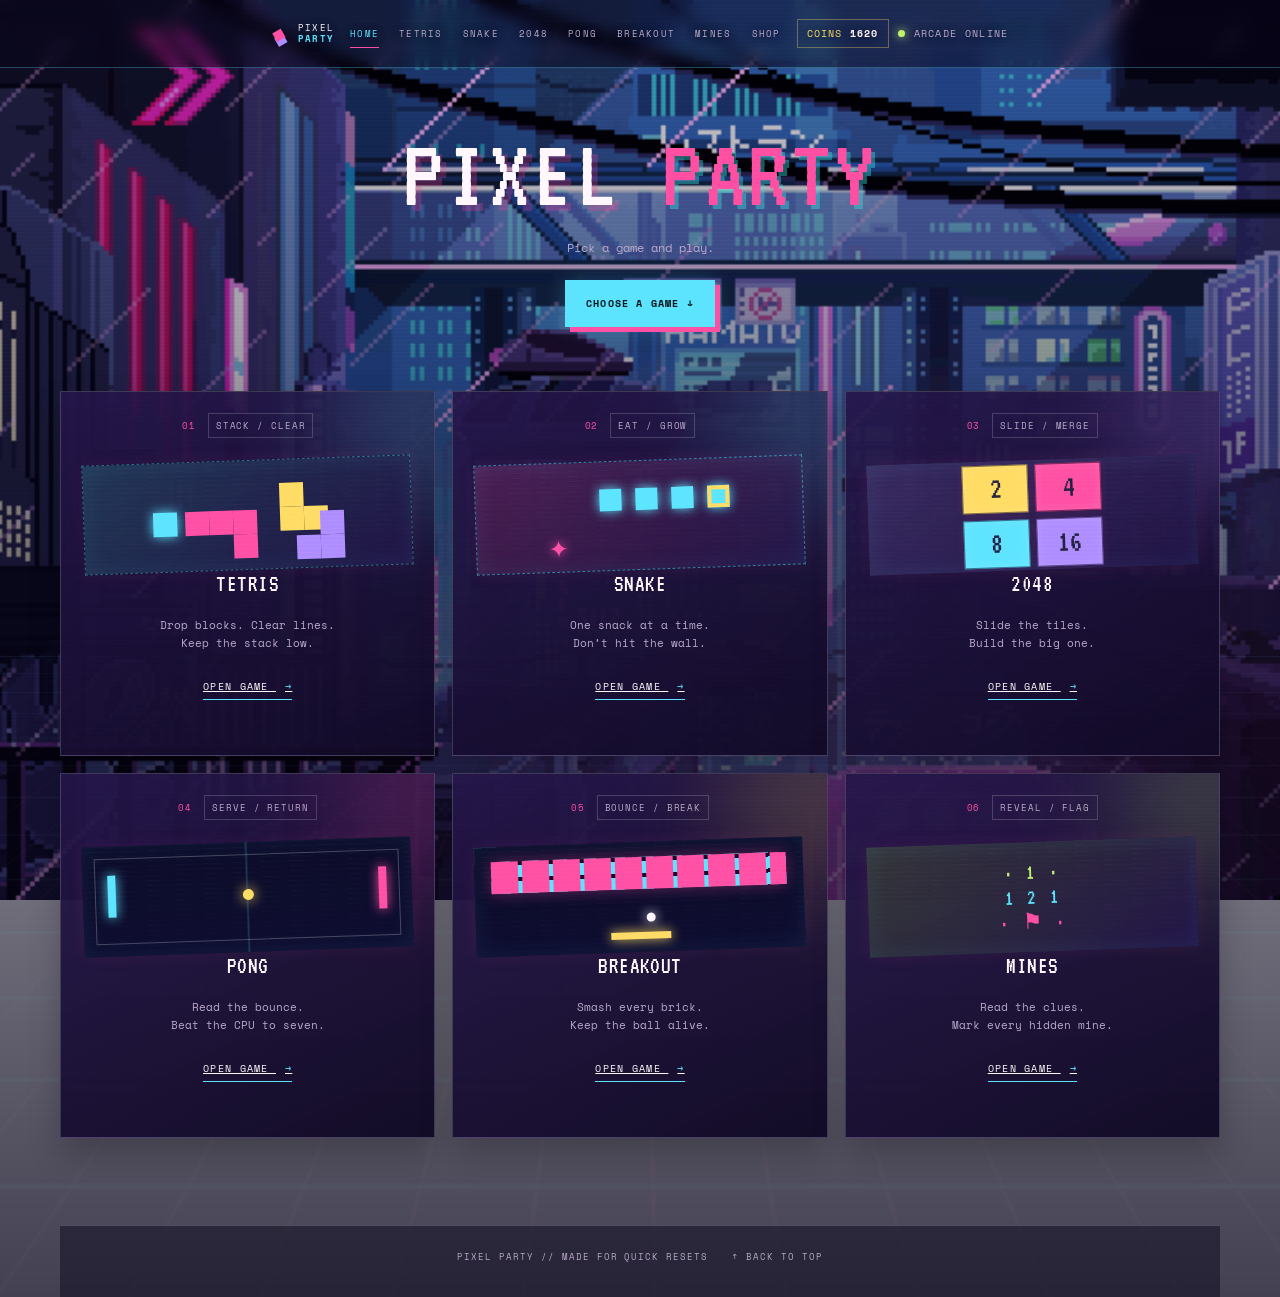
<file: index.html>
<!doctype html>
<html lang="en">
<head>
  <meta charset="utf-8">
  <meta name="viewport" content="width=device-width, initial-scale=1">
  <meta name="theme-color" content="#090a20">
  <meta name="description" content="Pixel Party is a tiny retro arcade with Tetris, Snake, 2048, Pong, and Breakout.">
  <title>Pixel Party — Tiny Arcade</title>
  <link rel="icon" href="favicon.svg" type="image/svg+xml">
  <link rel="stylesheet" href="styles.css">
</head>
<body>
  <div class="scanlines" aria-hidden="true"></div>

  <header class="site-header shell">
    <a class="brand" href="index.html" aria-label="Pixel Party home"><span class="brand-mark" aria-hidden="true">◆</span><span>PIXEL<br><b>PARTY</b></span></a>
    <nav class="site-nav" aria-label="Game navigation"><a href="index.html" aria-current="page">HOME</a><a href="tetris.html">TETRIS</a><a href="snake.html">SNAKE</a><a href="2048.html">2048</a><a href="shop.html">SHOP</a></nav>
    <div class="header-status" aria-label="Arcade status"><span class="coin-wallet">COINS <b data-coin-count>000</b></span><span class="status-dot"></span><span>ARCADE ONLINE</span></div>
  </header>

  <main id="top" class="shell">
    <section class="hero" aria-labelledby="hero-title">
      <div class="hero-copy">
        <h1 id="hero-title">Pixel <em>Party</em></h1>
        <p class="hero-text">Pick a game and play.</p>
        <a class="primary-button hero-button" href="#cabinets">CHOOSE A GAME <span aria-hidden="true">↓</span></a>
      </div>
    </section>

    <section id="cabinets" class="cabinet-section" aria-label="Game cabinets">
      <div class="game-cards">
        <article class="game-card card-tetris"><div class="card-topline"><span class="card-number">01</span><span class="card-tag">STACK / CLEAR</span></div><div class="card-visual tetris-visual" aria-hidden="true"><span class="tetromino t1"></span><span class="tetromino t2"></span><span class="tetromino t3"></span><span class="tetromino t4"></span></div><h2>TETRIS</h2><p>Drop blocks. Clear lines.<br>Keep the stack low.</p><a class="card-button" href="tetris.html">OPEN GAME <span>→</span></a></article>
        <article class="game-card card-snake"><div class="card-topline"><span class="card-number">02</span><span class="card-tag">EAT / GROW</span></div><div class="card-visual snake-visual" aria-hidden="true"><span class="snake-head"></span><span class="snake-body s1"></span><span class="snake-body s2"></span><span class="snake-body s3"></span><span class="snake-food">✦</span></div><h2>SNAKE</h2><p>One snack at a time.<br>Don’t hit the wall.</p><a class="card-button" href="snake.html">OPEN GAME <span>→</span></a></article>
        <article class="game-card card-2048"><div class="card-topline"><span class="card-number">03</span><span class="card-tag">SLIDE / MERGE</span></div><div class="card-visual grid-visual" aria-hidden="true"><span>2</span><span>4</span><span>8</span><span>16</span></div><h2>2048</h2><p>Slide the tiles.<br>Build the big one.</p><a class="card-button" href="2048.html">OPEN GAME <span>→</span></a></article>
        <article class="game-card card-pong"><div class="card-topline"><span class="card-number">04</span><span class="card-tag">SERVE / RETURN</span></div><div class="card-visual pong-visual" aria-hidden="true"><span class="pong-paddle left"></span><span class="pong-ball"></span><span class="pong-paddle right"></span></div><h2>PONG</h2><p>Read the bounce.<br>Beat the CPU to seven.</p><a class="card-button" href="pong.html">OPEN GAME <span>→</span></a></article>
        <article class="game-card card-breakout"><div class="card-topline"><span class="card-number">05</span><span class="card-tag">BOUNCE / BREAK</span></div><div class="card-visual breakout-visual" aria-hidden="true"><span class="breakout-bricks"></span><span class="breakout-paddle"></span><span class="breakout-ball"></span></div><h2>BREAKOUT</h2><p>Smash every brick.<br>Keep the ball alive.</p><a class="card-button" href="breakout.html">OPEN GAME <span>→</span></a></article>
        <article class="game-card card-mines"><div class="card-topline"><span class="card-number">06</span><span class="card-tag">REVEAL / FLAG</span></div><div class="card-visual mines-visual" aria-hidden="true"><span>· 1 ·</span><span>1 2 1</span><span>· ⚑ ·</span></div><h2>MINES</h2><p>Read the clues.<br>Mark every hidden mine.</p><a class="card-button" href="mines.html">OPEN GAME <span>→</span></a></article>
      </div>
    </section>
  </main>

  <footer class="site-footer shell"><span>PIXEL PARTY // MADE FOR QUICK RESETS</span><a href="#top">↑ BACK TO TOP</a></footer>
  <script src="economy.js"></script><script src="script.js"></script>
</body>
</html>
</file>
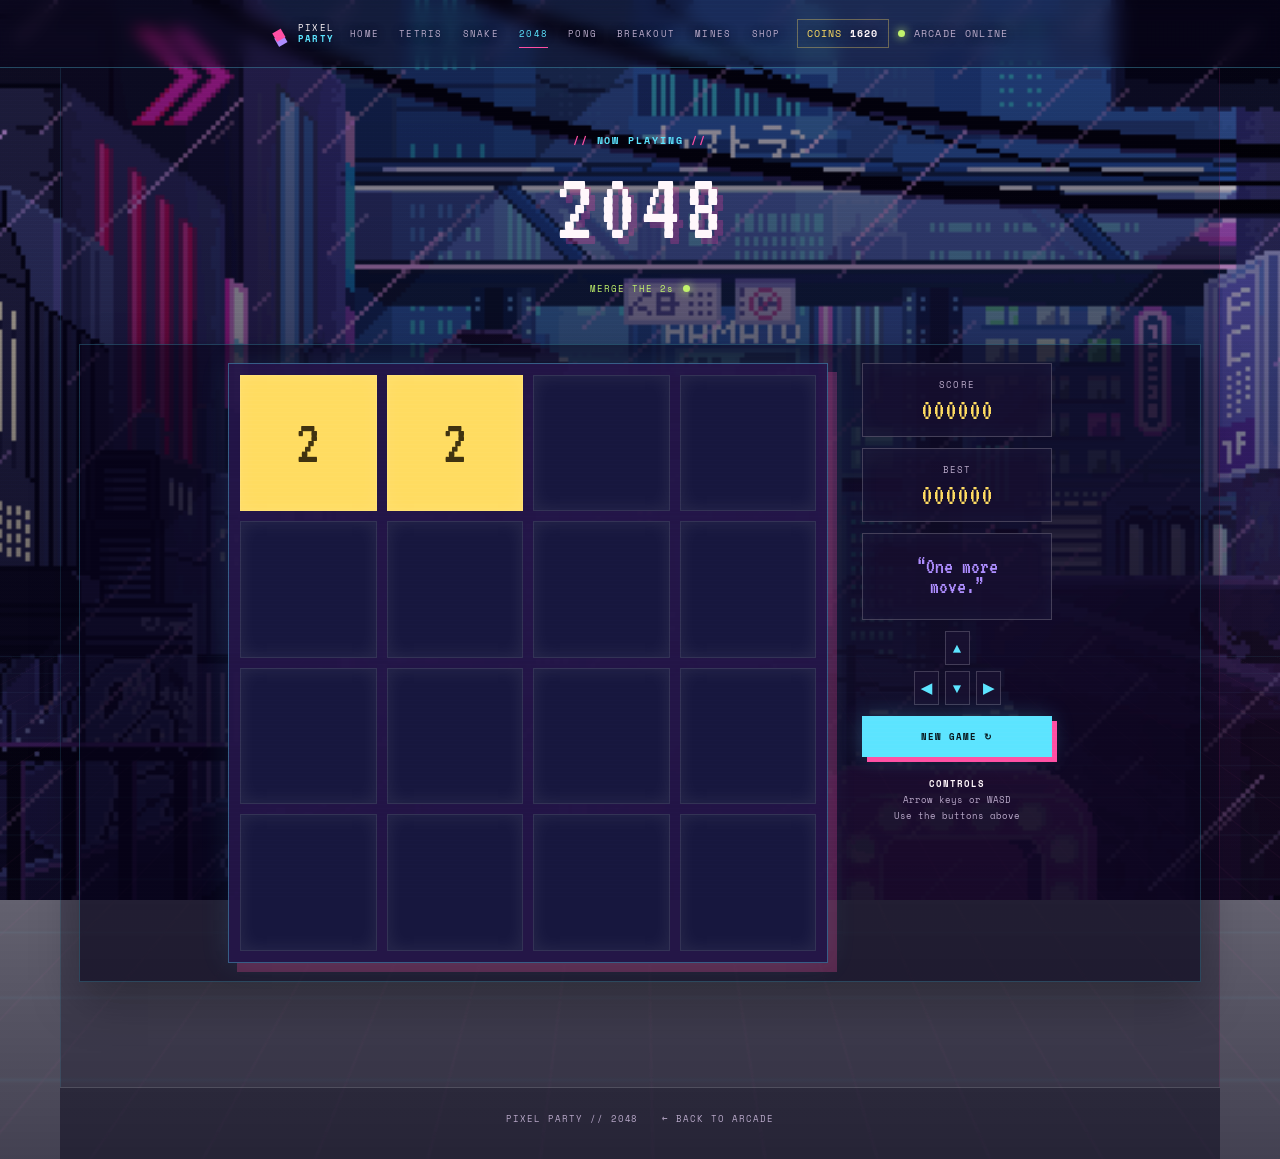
<file: 2048.html>
<!doctype html>
<html lang="en">
<head><meta charset="utf-8"><meta name="viewport" content="width=device-width, initial-scale=1"><meta name="theme-color" content="#090a20"><title>2048 — Pixel Party</title><link rel="icon" href="favicon.svg" type="image/svg+xml"><link rel="stylesheet" href="styles.css"></head>
<body data-game="2048">
  <div class="scanlines" aria-hidden="true"></div>
  <header class="site-header shell"><a class="brand" href="index.html" aria-label="Pixel Party home"><span class="brand-mark" aria-hidden="true">◆</span><span>PIXEL<br><b>PARTY</b></span></a><nav class="site-nav" aria-label="Game navigation"><a href="index.html">HOME</a><a href="tetris.html">TETRIS</a><a href="snake.html">SNAKE</a><a href="2048.html" aria-current="page">2048</a><a href="shop.html">SHOP</a></nav><div class="header-status" aria-label="Arcade status"><span class="coin-wallet">COINS <b data-coin-count>000</b></span><span class="status-dot"></span><span>ARCADE ONLINE</span></div></header>
  <main class="shell game-page"><section class="game-zone game-zone-page" aria-labelledby="game-title"><div class="game-zone-header"><div><p class="eyebrow"><span>//</span> NOW PLAYING <span>//</span></p><h1 id="game-title">2048</h1></div><div class="game-zone-meta"><span id="game-status">READY TO MERGE</span><span class="live-dot"></span></div></div><div class="game-panels"><section class="game-panel panel-2048 is-active" aria-label="2048 game"><div class="board-2048" id="board-2048" role="grid" aria-label="2048 board"><div class="tile-2048" data-value="2">2</div><div class="tile-2048" data-value="2">2</div><div class="tile-2048"></div><div class="tile-2048"></div><div class="tile-2048"></div><div class="tile-2048"></div><div class="tile-2048"></div><div class="tile-2048"></div><div class="tile-2048"></div><div class="tile-2048"></div><div class="tile-2048"></div><div class="tile-2048"></div><div class="tile-2048"></div><div class="tile-2048"></div><div class="tile-2048"></div><div class="tile-2048"></div></div><aside class="game-sidebar"><div class="score-box"><span>SCORE</span><strong id="2048-score">000000</strong></div><div class="score-box"><span>BEST</span><strong id="2048-best">000000</strong></div><div class="tile-quote">“One more<br>move.”</div><div class="direction-pad" aria-label="2048 direction controls"><button data-move="up" aria-label="Move up">▲</button><button data-move="left" aria-label="Move left">◀</button><button data-move="down" aria-label="Move down">▼</button><button data-move="right" aria-label="Move right">▶</button></div><button class="primary-button small" id="2048-start">NEW GAME <span>↻</span></button><p class="controls"><b>CONTROLS</b><br>Arrow keys or WASD<br>Use the buttons above</p></aside><div class="game-over-2048" id="2048-over"><strong>GAME OVER</strong><button class="card-button" id="2048-try">TRY AGAIN →</button></div></section></div></section></main>
  <footer class="site-footer shell"><span>PIXEL PARTY // 2048</span><a href="index.html">← BACK TO ARCADE</a></footer><script src="economy.js"></script><script src="2048.js"></script>
</body>
</html>
</file>
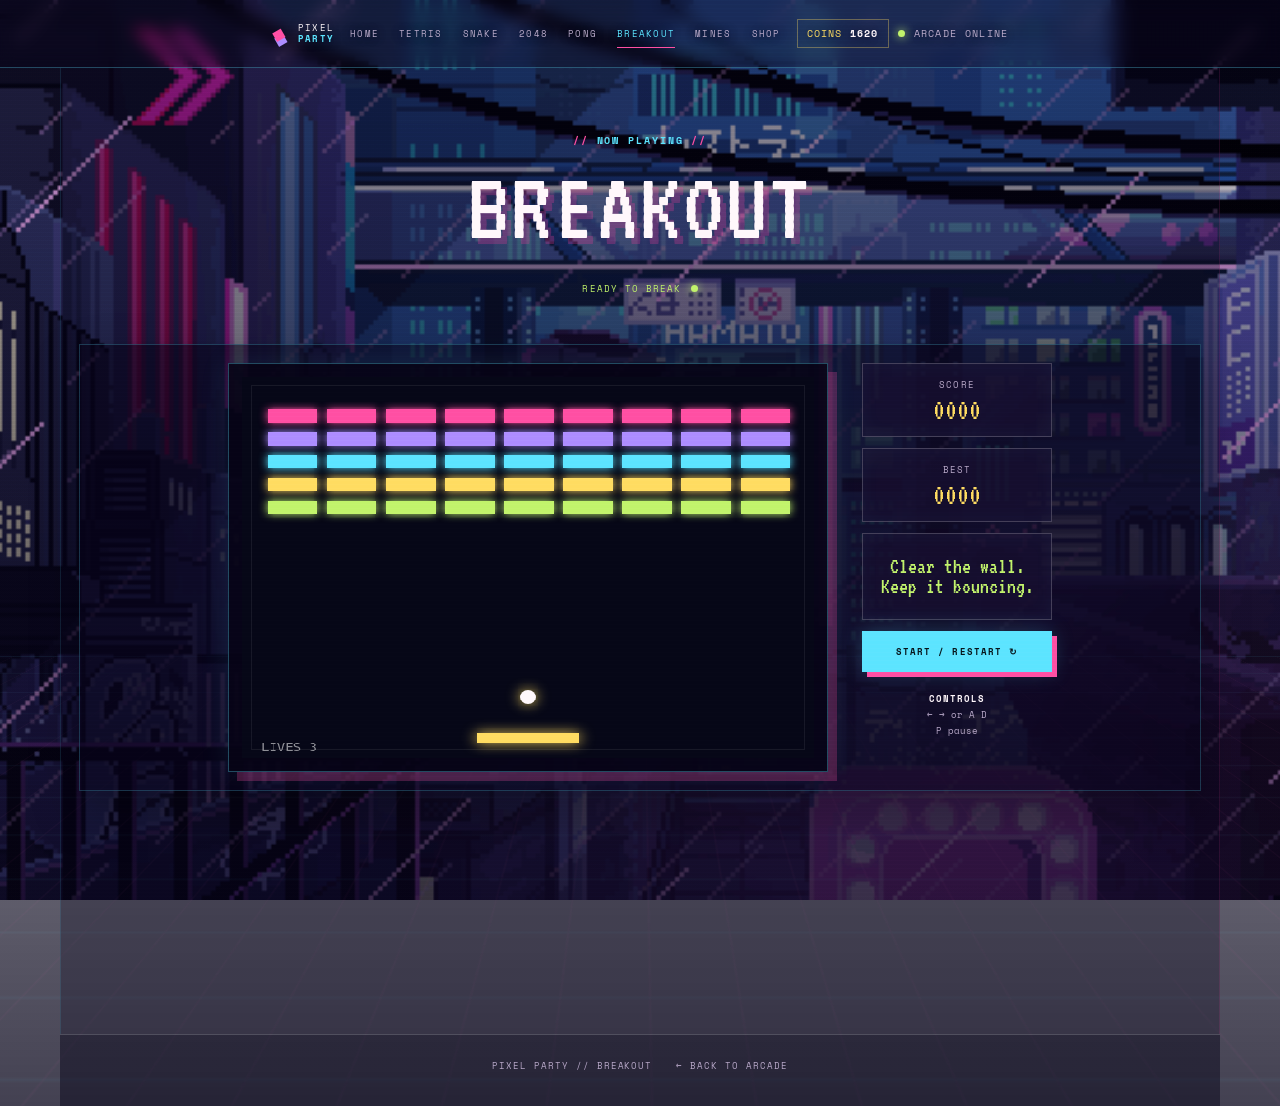
<file: breakout.html>
<!doctype html>
<html lang="en">
<head><meta charset="utf-8"><meta name="viewport" content="width=device-width, initial-scale=1"><meta name="theme-color" content="#090a20"><title>Breakout — Pixel Party</title><link rel="icon" href="favicon.svg" type="image/svg+xml"><link rel="stylesheet" href="styles.css"></head>
<body data-game="breakout">
  <div class="scanlines" aria-hidden="true"></div>
  <header class="site-header shell"><a class="brand" href="index.html" aria-label="Pixel Party home"><span class="brand-mark" aria-hidden="true">◆</span><span>PIXEL<br><b>PARTY</b></span></a><nav class="site-nav" aria-label="Game navigation"><a href="index.html">HOME</a><a href="tetris.html">TETRIS</a><a href="snake.html">SNAKE</a><a href="2048.html">2048</a><a href="pong.html">PONG</a><a href="breakout.html" aria-current="page">BREAKOUT</a><a href="shop.html">SHOP</a></nav><div class="header-status" aria-label="Arcade status"><span class="coin-wallet">COINS <b data-coin-count>000</b></span><span class="status-dot"></span><span>ARCADE ONLINE</span></div></header>
  <main class="shell game-page"><section class="game-zone game-zone-page" aria-labelledby="game-title"><div class="game-zone-header"><div><p class="eyebrow"><span>//</span> NOW PLAYING <span>//</span></p><h1 id="game-title">Breakout</h1></div><div class="game-zone-meta"><span id="game-status">READY TO BREAK</span><span class="live-dot"></span></div></div><div class="game-panels"><section class="game-panel arcade-panel is-active" aria-label="Breakout game"><div class="canvas-wrap"><canvas id="breakout-canvas" width="600" height="450" aria-label="Breakout court"></canvas><div class="pause-overlay" id="breakout-pause">PAUSED</div></div><aside class="game-sidebar"><div class="score-box"><span>SCORE</span><strong id="breakout-score">0000</strong></div><div class="score-box"><span>BEST</span><strong id="breakout-best">0000</strong></div><div class="snake-message">Clear the wall.<br>Keep it bouncing.</div><button class="primary-button small" id="breakout-start">START / RESTART <span>↻</span></button><p class="controls"><b>CONTROLS</b><br>← → or A D<br>P pause</p></aside></section></div></section></main>
  <footer class="site-footer shell"><span>PIXEL PARTY // BREAKOUT</span><a href="index.html">← BACK TO ARCADE</a></footer><script src="economy.js"></script><script src="breakout.js"></script>
</body>
</html>
</file>
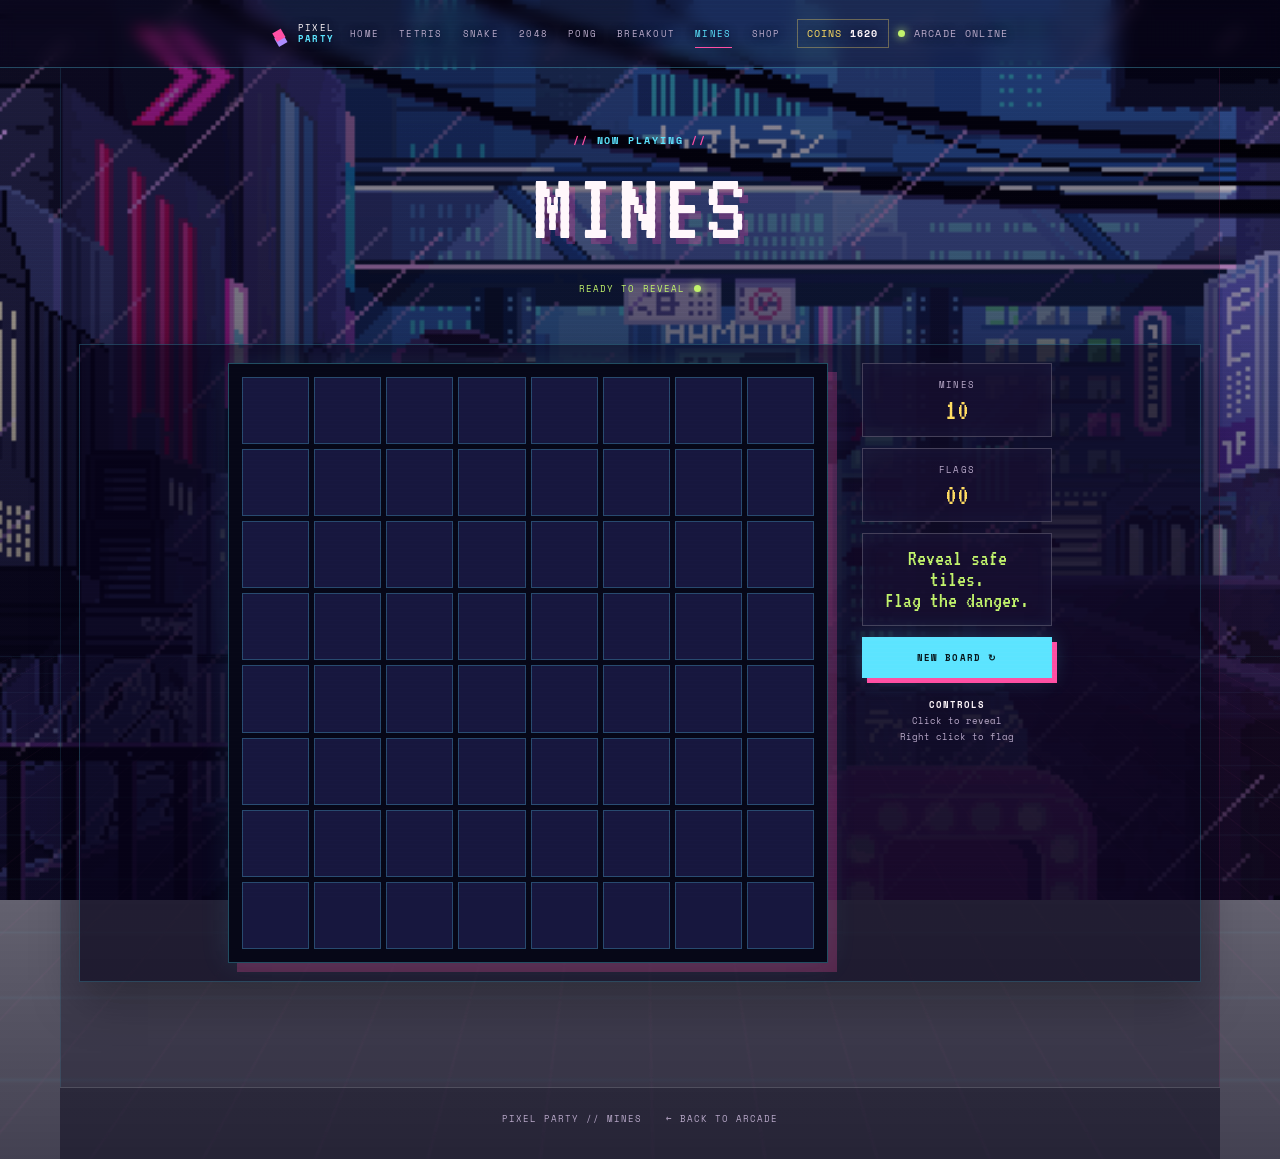
<file: mines.html>
<!doctype html>
<html lang="en">
<head><meta charset="utf-8"><meta name="viewport" content="width=device-width, initial-scale=1"><meta name="theme-color" content="#090a20"><title>Mines — Pixel Party</title><link rel="icon" href="favicon.svg" type="image/svg+xml"><link rel="stylesheet" href="styles.css"></head>
<body data-game="mines">
  <div class="scanlines" aria-hidden="true"></div>
  <header class="site-header shell"><a class="brand" href="index.html" aria-label="Pixel Party home"><span class="brand-mark" aria-hidden="true">◆</span><span>PIXEL<br><b>PARTY</b></span></a><nav class="site-nav" aria-label="Game navigation"><a href="index.html">HOME</a><a href="tetris.html">TETRIS</a><a href="snake.html">SNAKE</a><a href="2048.html">2048</a><a href="pong.html">PONG</a><a href="breakout.html">BREAKOUT</a><a href="mines.html" aria-current="page">MINES</a><a href="shop.html">SHOP</a></nav><div class="header-status" aria-label="Arcade status"><span class="coin-wallet">COINS <b data-coin-count>000</b></span><span class="status-dot"></span><span>ARCADE ONLINE</span></div></header>
  <main class="shell game-page"><section class="game-zone game-zone-page" aria-labelledby="game-title"><div class="game-zone-header"><div><p class="eyebrow"><span>//</span> NOW PLAYING <span>//</span></p><h1 id="game-title">Mines</h1></div><div class="game-zone-meta"><span id="game-status">READY TO REVEAL</span><span class="live-dot"></span></div></div><div class="game-panels"><section class="game-panel arcade-panel is-active" aria-label="Mines game"><div class="mines-board-wrap"><div id="mines-board" class="mines-board" role="grid" aria-label="Mines board"></div><div class="pause-overlay" id="mines-over">BOOM</div></div><aside class="game-sidebar"><div class="score-box"><span>MINES</span><strong id="mines-left">10</strong></div><div class="score-box"><span>FLAGS</span><strong id="mines-flags">00</strong></div><div class="snake-message" id="mines-message">Reveal safe tiles.<br>Flag the danger.</div><button class="primary-button small" id="mines-start">NEW BOARD <span>↻</span></button><p class="controls"><b>CONTROLS</b><br>Click to reveal<br>Right click to flag</p></aside></section></div></section></main>
  <footer class="site-footer shell"><span>PIXEL PARTY // MINES</span><a href="index.html">← BACK TO ARCADE</a></footer><script src="economy.js"></script><script src="minesweeper.js"></script>
</body>
</html>
</file>
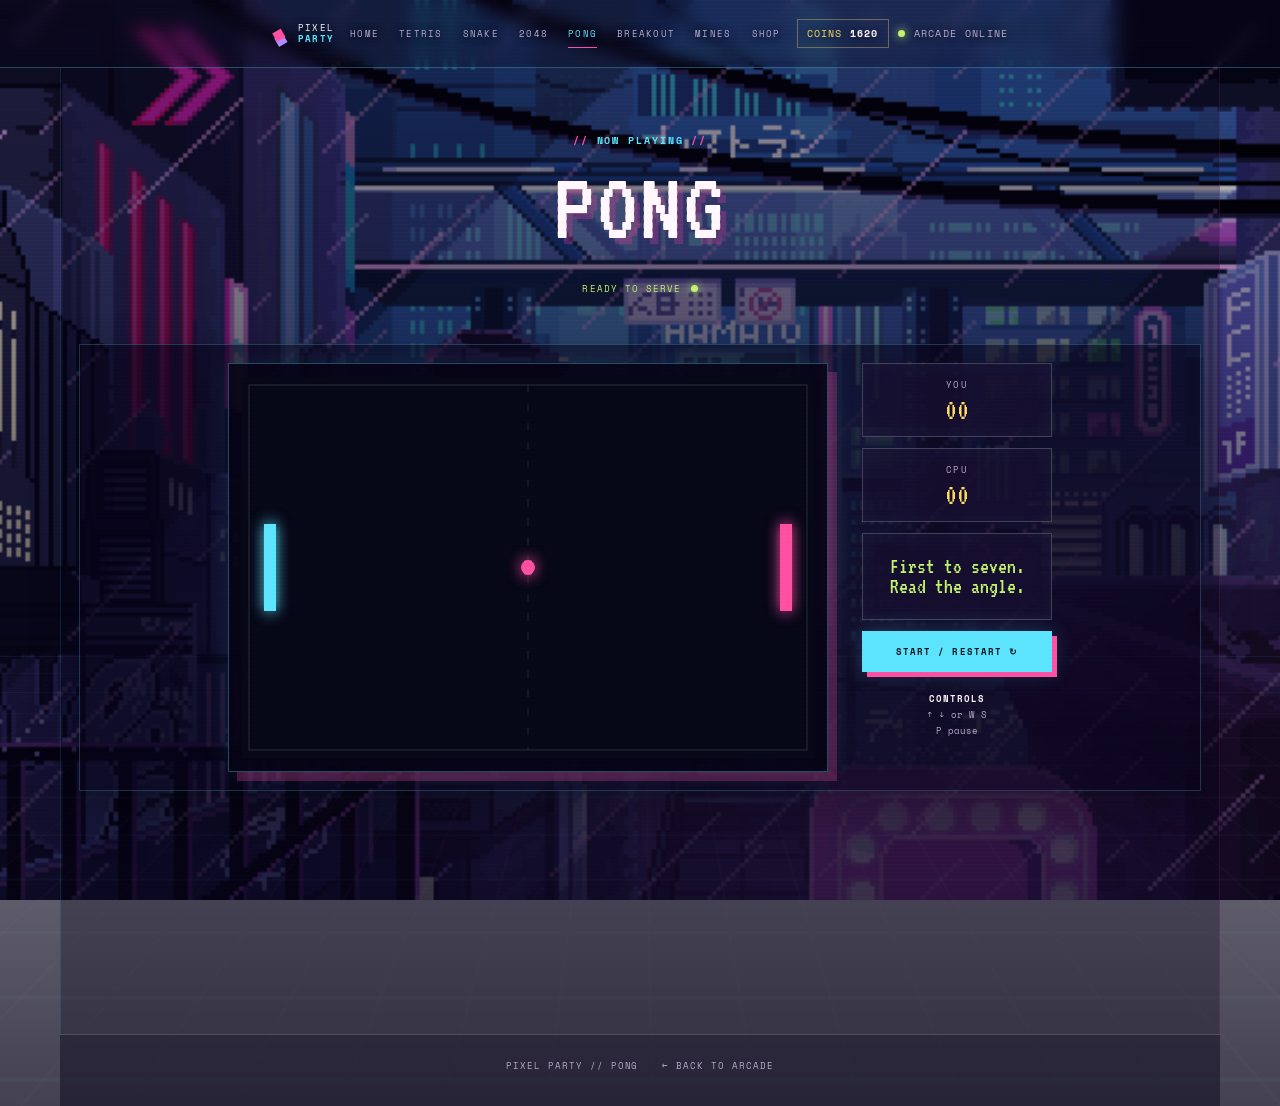
<file: pong.html>
<!doctype html>
<html lang="en">
<head><meta charset="utf-8"><meta name="viewport" content="width=device-width, initial-scale=1"><meta name="theme-color" content="#090a20"><title>Pong — Pixel Party</title><link rel="icon" href="favicon.svg" type="image/svg+xml"><link rel="stylesheet" href="styles.css"></head>
<body data-game="pong">
  <div class="scanlines" aria-hidden="true"></div>
  <header class="site-header shell"><a class="brand" href="index.html" aria-label="Pixel Party home"><span class="brand-mark" aria-hidden="true">◆</span><span>PIXEL<br><b>PARTY</b></span></a><nav class="site-nav" aria-label="Game navigation"><a href="index.html">HOME</a><a href="tetris.html">TETRIS</a><a href="snake.html">SNAKE</a><a href="2048.html">2048</a><a href="pong.html" aria-current="page">PONG</a><a href="breakout.html">BREAKOUT</a><a href="shop.html">SHOP</a></nav><div class="header-status" aria-label="Arcade status"><span class="coin-wallet">COINS <b data-coin-count>000</b></span><span class="status-dot"></span><span>ARCADE ONLINE</span></div></header>
  <main class="shell game-page"><section class="game-zone game-zone-page" aria-labelledby="game-title"><div class="game-zone-header"><div><p class="eyebrow"><span>//</span> NOW PLAYING <span>//</span></p><h1 id="game-title">Pong</h1></div><div class="game-zone-meta"><span id="game-status">READY TO SERVE</span><span class="live-dot"></span></div></div><div class="game-panels"><section class="game-panel arcade-panel is-active" aria-label="Pong game"><div class="canvas-wrap"><canvas id="pong-canvas" width="640" height="400" aria-label="Pong court"></canvas><div class="pause-overlay" id="pong-pause">PAUSED</div></div><aside class="game-sidebar"><div class="score-box"><span>YOU</span><strong id="pong-score">00</strong></div><div class="score-box"><span>CPU</span><strong id="pong-cpu">00</strong></div><div class="snake-message">First to seven.<br>Read the angle.</div><button class="primary-button small" id="pong-start">START / RESTART <span>↻</span></button><p class="controls"><b>CONTROLS</b><br>↑ ↓ or W S<br>P pause</p></aside></section></div></section></main>
  <footer class="site-footer shell"><span>PIXEL PARTY // PONG</span><a href="index.html">← BACK TO ARCADE</a></footer><script src="economy.js"></script><script src="pong.js"></script>
</body>
</html>
</file>
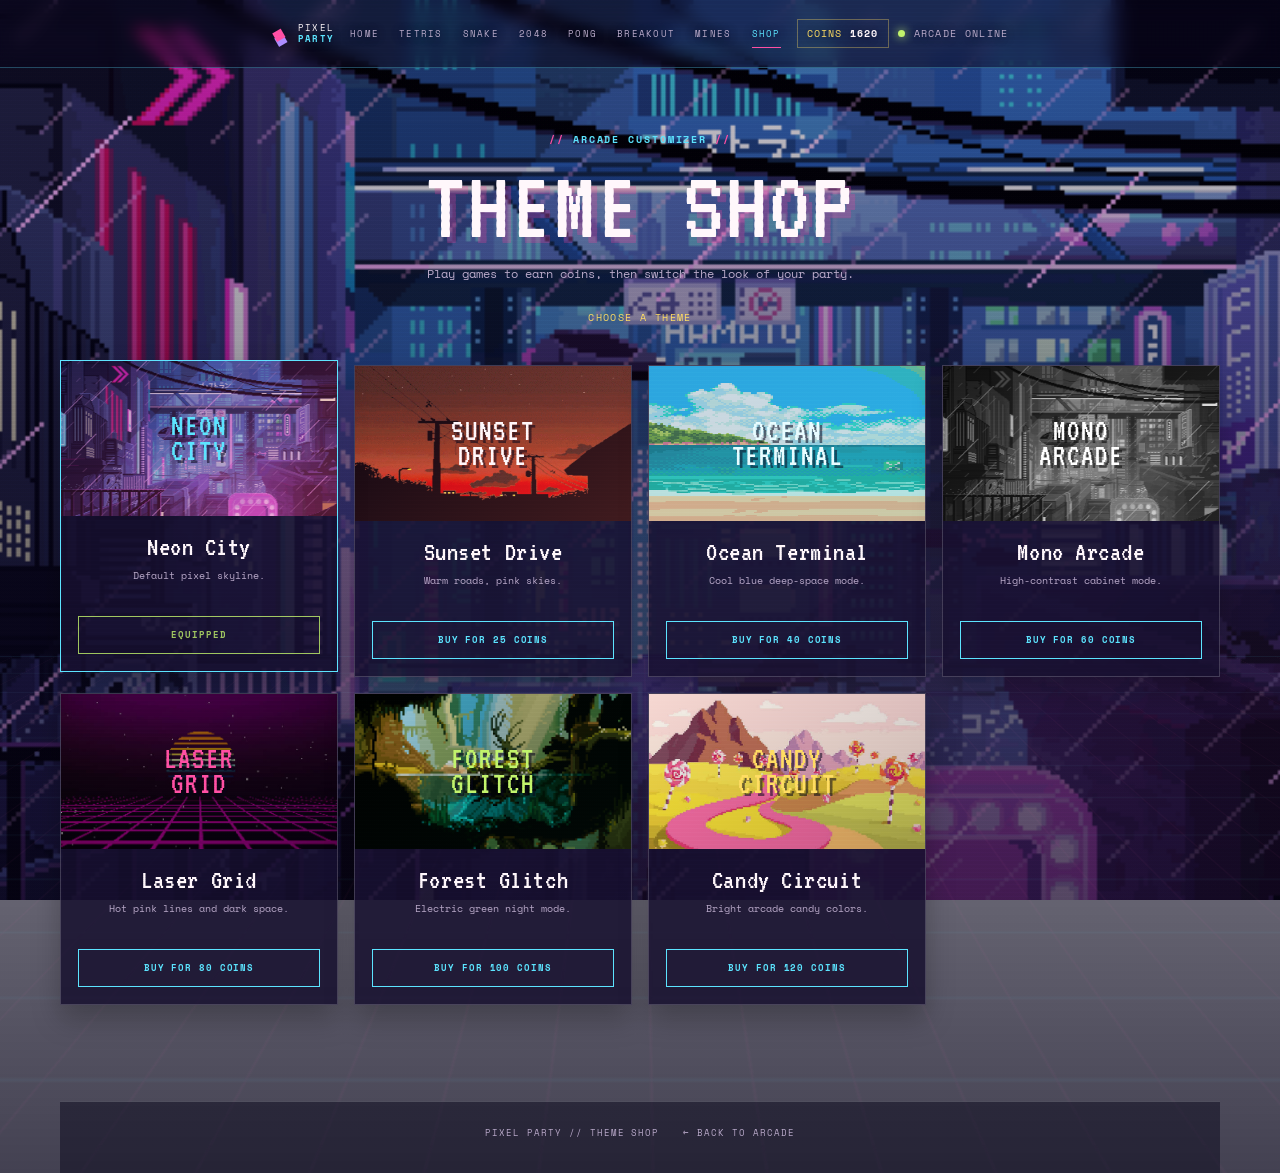
<file: shop.html>
<!doctype html>
<html lang="en">
<head><meta charset="utf-8"><meta name="viewport" content="width=device-width, initial-scale=1"><meta name="theme-color" content="#090a20"><title>Shop — Pixel Party</title><link rel="icon" href="favicon.svg" type="image/svg+xml"><link rel="stylesheet" href="styles.css"></head>
<body>
  <div class="scanlines" aria-hidden="true"></div>
  <header class="site-header shell"><a class="brand" href="index.html" aria-label="Pixel Party home"><span class="brand-mark" aria-hidden="true">◆</span><span>PIXEL<br><b>PARTY</b></span></a><nav class="site-nav" aria-label="Game navigation"><a href="index.html">HOME</a><a href="tetris.html">TETRIS</a><a href="snake.html">SNAKE</a><a href="2048.html">2048</a><a href="shop.html" aria-current="page">SHOP</a></nav><div class="header-status" aria-label="Arcade status"><span class="coin-wallet">COINS <b data-coin-count>000</b></span><span class="status-dot"></span><span>ARCADE ONLINE</span></div></header>
  <main class="shell shop-page"><section class="shop-hero"><p class="eyebrow"><span>//</span> ARCADE CUSTOMIZER <span>//</span></p><h1>Theme Shop</h1><p>Play games to earn coins, then switch the look of your party.</p><div id="shop-message" class="shop-message">CHOOSE A THEME</div></section>
    <section class="theme-grid" aria-label="Theme shop items">
      <article class="theme-card theme-city is-active" data-theme-card="city"><div class="theme-preview"><span>NEON<br>CITY</span></div><div class="theme-info"><h2>Neon City</h2><p>Default pixel skyline.</p><button data-buy-theme>USE THEME</button></div></article>
      <article class="theme-card theme-sunset" data-theme-card="sunset"><div class="theme-preview"><span>SUNSET<br>DRIVE</span></div><div class="theme-info"><h2>Sunset Drive</h2><p>Warm roads, pink skies.</p><button data-buy-theme>BUY FOR 25 COINS</button></div></article>
      <article class="theme-card theme-ocean" data-theme-card="ocean"><div class="theme-preview"><span>OCEAN<br>TERMINAL</span></div><div class="theme-info"><h2>Ocean Terminal</h2><p>Cool blue deep-space mode.</p><button data-buy-theme>BUY FOR 40 COINS</button></div></article>
      <article class="theme-card theme-mono" data-theme-card="mono"><div class="theme-preview"><span>MONO<br>ARCADE</span></div><div class="theme-info"><h2>Mono Arcade</h2><p>High-contrast cabinet mode.</p><button data-buy-theme>BUY FOR 60 COINS</button></div></article>
      <article class="theme-card theme-laser" data-theme-card="laser"><div class="theme-preview"><span>LASER<br>GRID</span></div><div class="theme-info"><h2>Laser Grid</h2><p>Hot pink lines and dark space.</p><button data-buy-theme>BUY FOR 80 COINS</button></div></article>
      <article class="theme-card theme-forest" data-theme-card="forest"><div class="theme-preview"><span>FOREST<br>GLITCH</span></div><div class="theme-info"><h2>Forest Glitch</h2><p>Electric green night mode.</p><button data-buy-theme>BUY FOR 100 COINS</button></div></article>
      <article class="theme-card theme-candy" data-theme-card="candy"><div class="theme-preview"><span>CANDY<br>CIRCUIT</span></div><div class="theme-info"><h2>Candy Circuit</h2><p>Bright arcade candy colors.</p><button data-buy-theme>BUY FOR 120 COINS</button></div></article>
    </section>
  </main>
  <footer class="site-footer shell"><span>PIXEL PARTY // THEME SHOP</span><a href="index.html">← BACK TO ARCADE</a></footer><script src="economy.js"></script><script src="shop.js"></script>
</body>
</html>
</file>
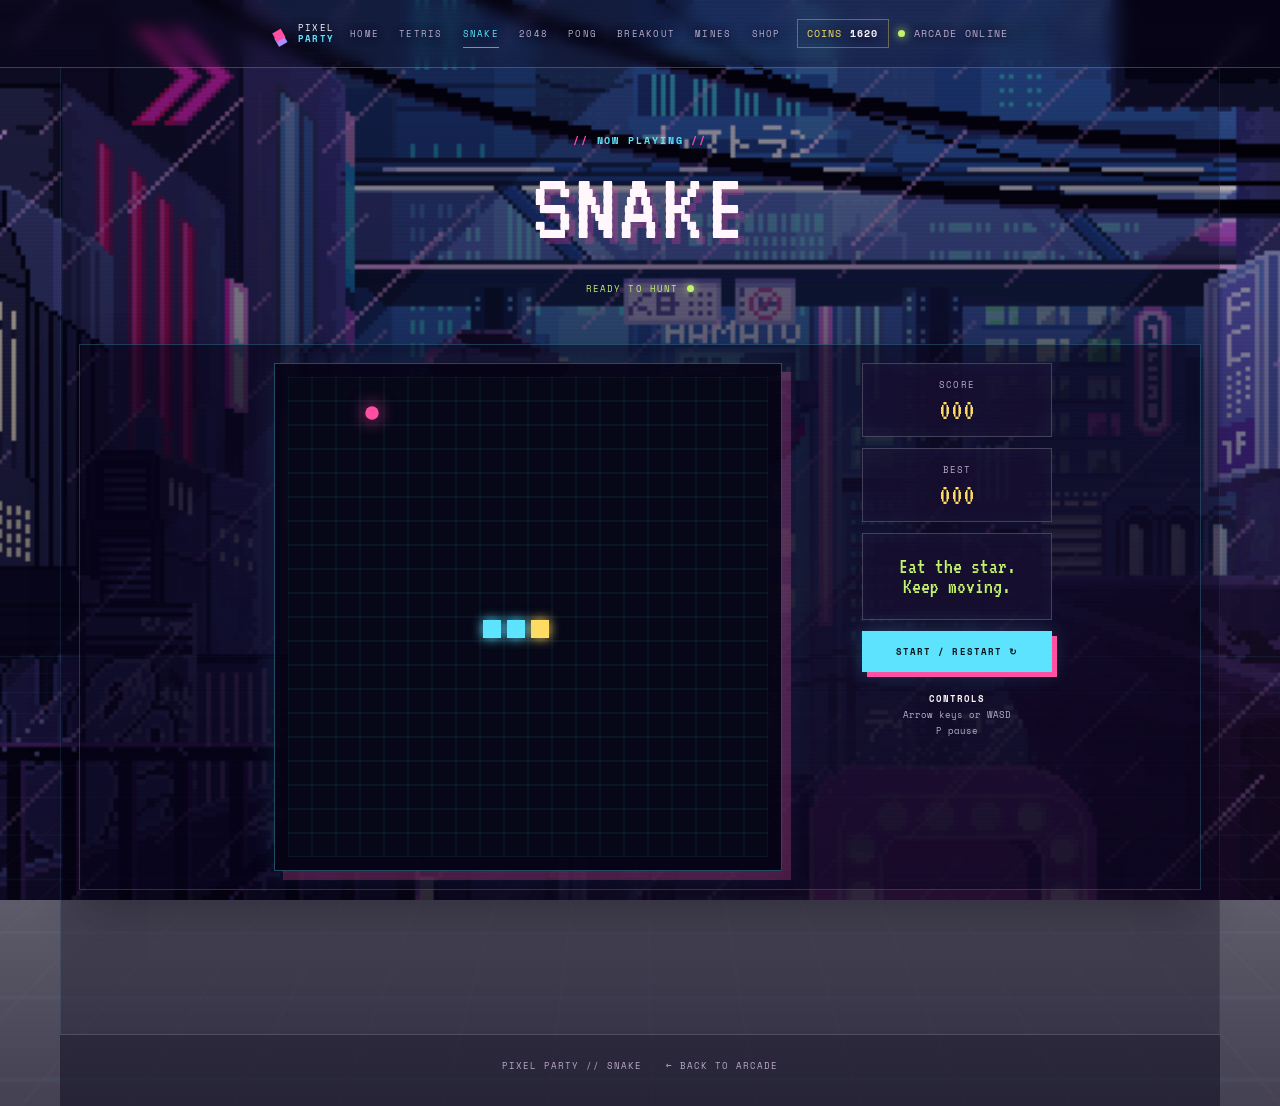
<file: snake.html>
<!doctype html>
<html lang="en">
<head><meta charset="utf-8"><meta name="viewport" content="width=device-width, initial-scale=1"><meta name="theme-color" content="#090a20"><title>Snake — Pixel Party</title><link rel="icon" href="favicon.svg" type="image/svg+xml"><link rel="stylesheet" href="styles.css"></head>
<body data-game="snake">
  <div class="scanlines" aria-hidden="true"></div>
  <header class="site-header shell"><a class="brand" href="index.html" aria-label="Pixel Party home"><span class="brand-mark" aria-hidden="true">◆</span><span>PIXEL<br><b>PARTY</b></span></a><nav class="site-nav" aria-label="Game navigation"><a href="index.html">HOME</a><a href="tetris.html">TETRIS</a><a href="snake.html" aria-current="page">SNAKE</a><a href="2048.html">2048</a><a href="shop.html">SHOP</a></nav><div class="header-status" aria-label="Arcade status"><span class="coin-wallet">COINS <b data-coin-count>000</b></span><span class="status-dot"></span><span>ARCADE ONLINE</span></div></header>
  <main class="shell game-page"><section class="game-zone game-zone-page" aria-labelledby="game-title"><div class="game-zone-header"><div><p class="eyebrow"><span>//</span> NOW PLAYING <span>//</span></p><h1 id="game-title">Snake</h1></div><div class="game-zone-meta"><span id="game-status">READY TO HUNT</span><span class="live-dot"></span></div></div><div class="game-panels"><section class="game-panel panel-snake is-active" aria-label="Snake game"><div class="canvas-wrap"><canvas id="snake-canvas" width="480" height="480" aria-label="Snake board"></canvas><div class="pause-overlay" id="snake-pause">PAUSED</div></div><aside class="game-sidebar"><div class="score-box"><span>SCORE</span><strong id="snake-score">000</strong></div><div class="score-box"><span>BEST</span><strong id="snake-best">000</strong></div><div class="snake-message" id="snake-message">Eat the star.<br>Keep moving.</div><button class="primary-button small" id="snake-start">START / RESTART <span>↻</span></button><p class="controls"><b>CONTROLS</b><br>Arrow keys or WASD<br>P pause</p></aside></section></div></section></main>
  <footer class="site-footer shell"><span>PIXEL PARTY // SNAKE</span><a href="index.html">← BACK TO ARCADE</a></footer><script src="economy.js"></script><script src="script.js"></script>
</body>
</html>
</file>
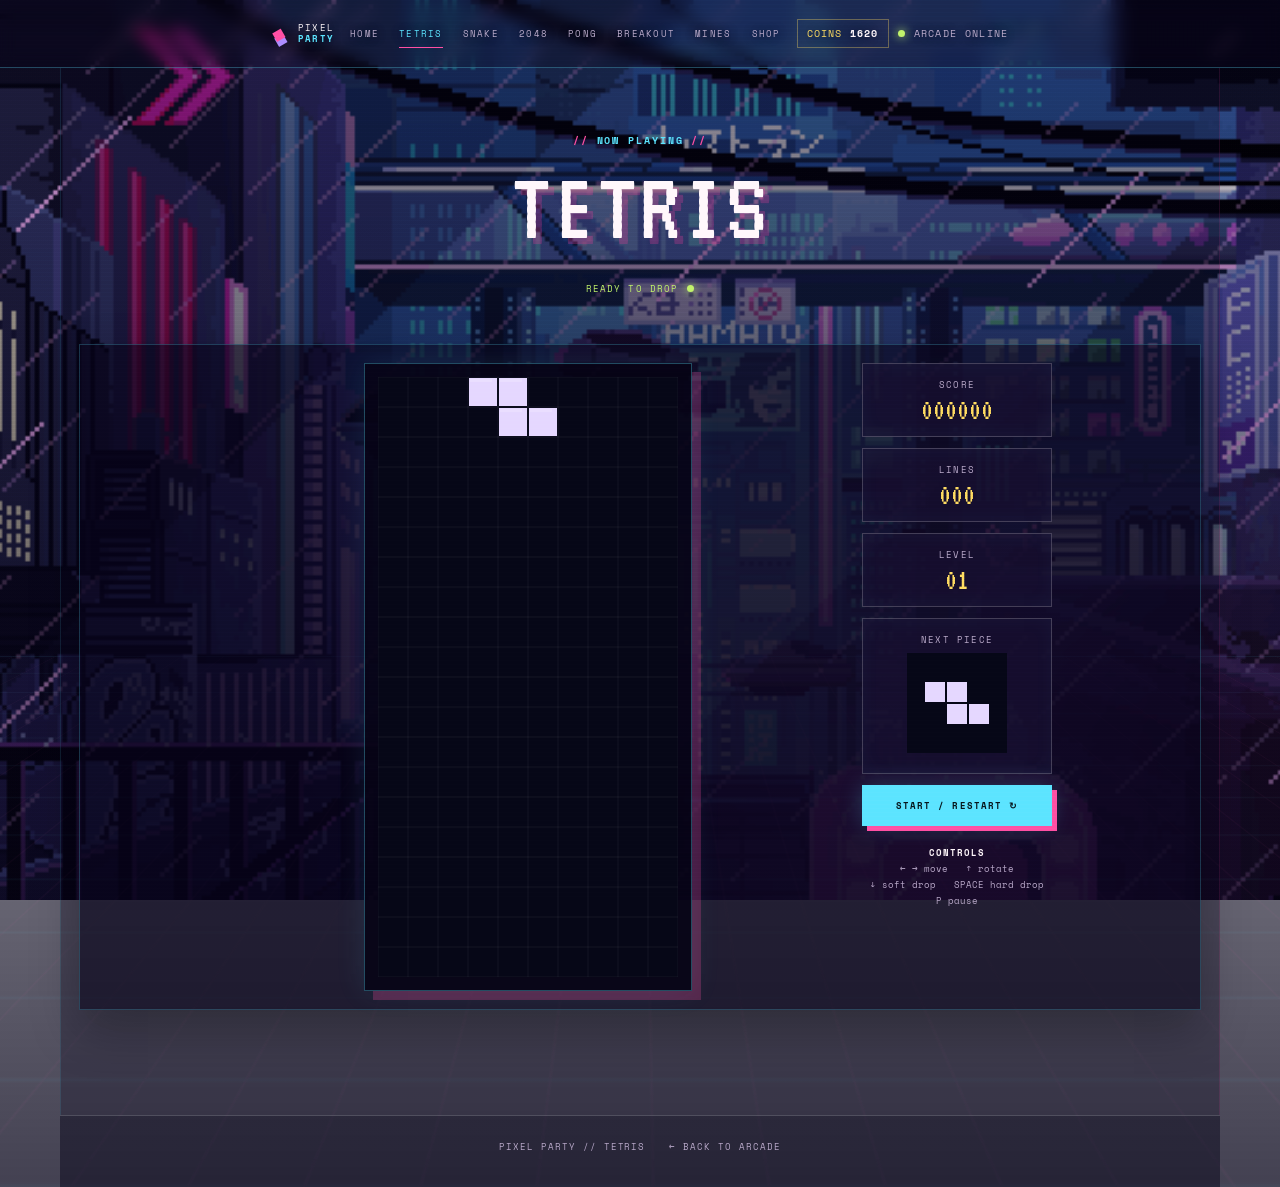
<file: tetris.html>
<!doctype html>
<html lang="en">
<head><meta charset="utf-8"><meta name="viewport" content="width=device-width, initial-scale=1"><meta name="theme-color" content="#090a20"><title>Tetris — Pixel Party</title><link rel="icon" href="favicon.svg" type="image/svg+xml"><link rel="stylesheet" href="styles.css"></head>
<body data-game="tetris">
  <div class="scanlines" aria-hidden="true"></div>
  <header class="site-header shell"><a class="brand" href="index.html" aria-label="Pixel Party home"><span class="brand-mark" aria-hidden="true">◆</span><span>PIXEL<br><b>PARTY</b></span></a><nav class="site-nav" aria-label="Game navigation"><a href="index.html">HOME</a><a href="tetris.html" aria-current="page">TETRIS</a><a href="snake.html">SNAKE</a><a href="2048.html">2048</a><a href="shop.html">SHOP</a></nav><div class="header-status" aria-label="Arcade status"><span class="coin-wallet">COINS <b data-coin-count>000</b></span><span class="status-dot"></span><span>ARCADE ONLINE</span></div></header>
  <main class="shell game-page"><section class="game-zone game-zone-page" aria-labelledby="game-title"><div class="game-zone-header"><div><p class="eyebrow"><span>//</span> NOW PLAYING <span>//</span></p><h1 id="game-title">Tetris</h1></div><div class="game-zone-meta"><span id="game-status">READY TO DROP</span><span class="live-dot"></span></div></div><div class="game-panels"><section class="game-panel panel-tetris is-active" aria-label="Tetris game"><div class="canvas-wrap"><canvas id="tetris-canvas" width="300" height="600" aria-label="Tetris board"></canvas><div class="pause-overlay" id="tetris-pause">PAUSED</div></div><aside class="game-sidebar"><div class="score-box"><span>SCORE</span><strong id="tetris-score">000000</strong></div><div class="score-box"><span>LINES</span><strong id="tetris-lines">000</strong></div><div class="score-box"><span>LEVEL</span><strong id="tetris-level">01</strong></div><div class="next-box"><span>NEXT PIECE</span><canvas id="tetris-next" width="100" height="100" aria-label="Next Tetris piece"></canvas></div><button class="primary-button small" id="tetris-start">START / RESTART <span>↻</span></button><p class="controls"><b>CONTROLS</b><br>← → move &nbsp; ↑ rotate<br>↓ soft drop &nbsp; SPACE hard drop<br>P pause</p></aside></section></div></section></main>
  <footer class="site-footer shell"><span>PIXEL PARTY // TETRIS</span><a href="index.html">← BACK TO ARCADE</a></footer><script src="economy.js"></script><script src="script.js"></script>
</body>
</html>
</file>
<file: styles.css>
@import url('https://fonts.googleapis.com/css2?family=Space+Mono:wght@400;700&family=VT323&display=swap');

:root {
  --ink: #fff7fb;
  --muted: #b9a9c9;
  --bg: #08051b;
  --panel: #17102f;
  --panel-2: #25164a;
  --line: rgba(255,255,255,.18);
  --pink: #ff4fa3;
  --cyan: #5ce4ff;
  --yellow: #ffdc61;
  --purple: #ad8cff;
  --green: #c1f36b;
  --mono: 'Space Mono', 'Courier New', monospace;
  --pixel: 'VT323', 'Courier New', monospace;
}

* { box-sizing: border-box; }
html { scroll-behavior: smooth; }
body { margin: 0; min-width: 320px; color: var(--ink); background: linear-gradient(180deg, rgba(8,5,27,.18), rgba(8,5,27,.76)), url("Background/tumblr_o9w9bfjRiY1vyuxeno4_1280.gif") center top / cover fixed no-repeat; font-family: var(--mono); overflow-x: hidden; }
body::before { content: ''; position: fixed; inset: 0; pointer-events: none; opacity: .28; background: linear-gradient(180deg, rgba(8,5,27,.08), rgba(8,5,27,.48)); }
body::after { content: ''; position: fixed; left: -12%; right: -12%; bottom: -26%; height: 53%; pointer-events: none; opacity: .12; border-top: 1px solid rgba(92,228,255,.65); background: linear-gradient(rgba(92,228,255,.32) 1px, transparent 1px), linear-gradient(90deg, rgba(255,79,163,.28) 1px, transparent 1px); background-size: 42px 30px; transform: perspective(480px) rotateX(58deg); transform-origin: center top; }
.scanlines { position: fixed; inset: 0; z-index: 5; pointer-events: none; opacity: .06; background: repeating-linear-gradient(0deg, transparent, transparent 3px, #fff 4px); mix-blend-mode: overlay; }
.shell { width: min(1160px, calc(100% - 44px)); margin-inline: auto; position: relative; z-index: 1; }

.site-header { min-height: 88px; display: flex; justify-content: space-between; align-items: center; border-bottom: 1px solid var(--line); }
.brand { display: flex; align-items: center; gap: 11px; color: var(--ink); text-decoration: none; font-size: 10px; letter-spacing: .14em; line-height: 1.15; }
.brand b { color: var(--cyan); font-weight: 700; }
.brand-mark { color: var(--pink); font-size: 22px; text-shadow: 4px 4px 0 var(--purple); transform: rotate(15deg); }
.site-nav { display: flex; align-items: center; gap: 20px; margin-left: auto; margin-right: 28px; }
.site-nav a { color: var(--muted); text-decoration: none; font-size: 9px; letter-spacing: .14em; padding: 7px 0; border-bottom: 1px solid transparent; }
.site-nav a:hover, .site-nav a[aria-current="page"] { color: var(--cyan); border-bottom-color: var(--pink); }
.header-status { display: flex; gap: 9px; align-items: center; color: var(--muted); font-size: 10px; letter-spacing: .13em; }
.status-dot, .live-dot { width: 7px; height: 7px; display: inline-block; background: var(--green); border-radius: 50%; box-shadow: 0 0 10px var(--green); animation: blink 1.6s infinite; }
@keyframes blink { 0%, 100% { opacity: 1; } 50% { opacity: .45; } }

.hero { padding: 66px 0 60px; }
.hero-copy { max-width: 620px; }
.title-bar { padding: 58px 0 42px; }
.title-bar h1 { margin: 0; font-size: clamp(64px, 10vw, 112px); line-height: .8; color: var(--pink); text-shadow: 5px 5px 0 rgba(53,230,224,.35); text-transform: uppercase; }
.eyebrow { color: var(--cyan); font-size: 10px; letter-spacing: .19em; margin: 0 0 19px; font-weight: 700; }
.eyebrow span { color: var(--pink); }
h1, h2, h3, p { margin-top: 0; }
h1, h2, h3 { font-family: var(--pixel); font-weight: 400; letter-spacing: .02em; }
h1 { font-size: clamp(60px, 8vw, 104px); line-height: .79; margin-bottom: 22px; text-transform: uppercase; text-shadow: 6px 6px 0 rgba(255,59,157,.25); }
h1 em { color: var(--pink); font-style: normal; text-shadow: 4px 4px 0 rgba(53,230,224,.4); }
.hero-text { color: var(--muted); line-height: 1.75; font-size: 12px; }
.hero-actions { display: flex; gap: 23px; align-items: center; margin-top: 31px; }
.hero-button { display: inline-block; text-decoration: none; margin-top: 10px; }
button { font: inherit; cursor: pointer; }
.primary-button { border: 1px solid var(--cyan); background: var(--cyan); color: #07151b; padding: 15px 20px; font-size: 10px; letter-spacing: .12em; font-weight: 700; box-shadow: 5px 5px 0 var(--pink); transition: transform .18s, box-shadow .18s, background .18s; }
.primary-button:hover, .primary-button:focus-visible { transform: translate(2px, 2px); box-shadow: 3px 3px 0 var(--pink); background: #7ff4ef; }
.primary-button.small { width: 100%; padding: 13px 10px; font-size: 9px; }
.text-link { color: var(--ink); text-decoration: none; font-size: 10px; letter-spacing: .12em; border-bottom: 1px solid var(--pink); padding-bottom: 5px; }
.text-link:hover { color: var(--pink); }

.hero-art { min-height: 305px; position: relative; display: grid; place-items: center; }
.hero-screen { width: min(330px, 100%); padding: 23px; background: #0e1031; border: 2px solid var(--cyan); box-shadow: 12px 12px 0 rgba(255,59,157,.62), inset 0 0 36px rgba(53,230,224,.1); transform: rotate(3deg); }
.mini-grid { display: grid; grid-template-columns: repeat(5, 1fr); gap: 6px; padding: 13px; background: #07091b; border: 1px solid rgba(255,255,255,.2); }
.mini-grid i { aspect-ratio: 1; display: block; background: #141633; }
.mini-grid .c-cyan { background: var(--cyan); box-shadow: 0 0 8px var(--cyan); }.mini-grid .c-pink { background: var(--pink); box-shadow: 0 0 8px var(--pink); }.mini-grid .c-yellow { background: var(--yellow); box-shadow: 0 0 8px var(--yellow); }.mini-grid .c-purple { background: var(--purple); box-shadow: 0 0 8px var(--purple); }
.screen-copy { display: flex; justify-content: space-between; color: var(--muted); font-size: 9px; letter-spacing: .13em; padding: 18px 2px 0; }.screen-copy b { color: var(--yellow); font-weight: 400; }
.hero-cabinet-label { position: absolute; bottom: 0; right: 3%; font-family: var(--pixel); color: var(--purple); font-size: 22px; line-height: .8; transform: rotate(-5deg); }.hero-cabinet-label span { color: var(--yellow); }.pixel-star { position: absolute; color: var(--yellow); font-size: 22px; text-shadow: 0 0 12px var(--yellow); }.star-a { top: 8%; left: 10%; }.star-b { bottom: 17%; right: 11%; color: var(--pink); }

.cabinet-section { padding: 4px 0 87px; }.section-heading { display: flex; justify-content: space-between; gap: 20px; align-items: end; margin-bottom: 28px; }.section-heading h2, .game-zone-header h2 { font-size: 45px; line-height: .85; margin: 0; text-transform: uppercase; }.section-note { color: var(--muted); font-size: 10px; line-height: 1.8; text-align: right; margin: 0; }
.game-cards { display: grid; grid-template-columns: repeat(3, 1fr); gap: 17px; }.game-card { min-height: 365px; padding: 21px 22px 22px; background: var(--panel); border: 1px solid var(--line); position: relative; overflow: hidden; transition: transform .2s, border-color .2s; }.game-card::before { content: ''; position: absolute; width: 190px; height: 190px; border-radius: 50%; filter: blur(50px); opacity: .18; right: -85px; top: -70px; }.game-card:hover, .game-card:focus-within { transform: translateY(-6px); border-color: var(--pink); }.card-tetris::before { background: var(--cyan); }.card-snake::before { background: var(--green); }.card-2048::before { background: var(--purple); }.card-topline { display: flex; justify-content: space-between; align-items: center; color: var(--muted); font-size: 9px; letter-spacing: .1em; }.card-number { color: var(--pink); }.card-tag { padding: 5px 7px; border: 1px solid var(--line); }.game-card h3 { font-size: 38px; margin: 18px 0 8px; }.game-card p { font-size: 11px; color: var(--muted); line-height: 1.65; margin-bottom: 20px; }.card-button { background: none; color: var(--ink); border: 0; padding: 0; font-size: 10px; letter-spacing: .13em; border-bottom: 1px solid var(--cyan); padding-bottom: 5px; }.card-button span { color: var(--cyan); padding-left: 9px; transition: padding .2s; }.card-button:hover { color: var(--cyan); }.card-button:hover span { padding-left: 14px; }
.card-visual { height: 110px; margin: 22px 0 2px; position: relative; }.tetris-visual { background: linear-gradient(135deg, rgba(53,230,224,.08), transparent 60%); border: 1px dashed rgba(53,230,224,.35); }.tetromino { width: 24px; height: 24px; display: block; position: absolute; box-shadow: 0 0 12px currentColor; }.t1 { color: var(--cyan); background: var(--cyan); left: 21%; top: 45%; }.t2 { color: var(--pink); background: var(--pink); left: 31%; top: 45%; box-shadow: 24px 0 var(--pink), 48px 0 var(--pink), 48px 24px var(--pink); }.t3 { color: var(--yellow); background: var(--yellow); left: 60%; top: 21%; box-shadow: 0 24px var(--yellow), 24px 24px var(--yellow); }.t4 { color: var(--purple); background: var(--purple); left: 72%; top: 70%; box-shadow: -24px 0 var(--purple), 0 -24px var(--purple); }.snake-visual { background: repeating-linear-gradient(90deg, transparent, transparent 18px, rgba(179,247,94,.07) 19px), repeating-linear-gradient(0deg, transparent, transparent 18px, rgba(179,247,94,.07) 19px); border: 1px dashed rgba(179,247,94,.4); }.snake-head, .snake-body { position: absolute; display: block; width: 22px; height: 22px; background: var(--green); box-shadow: 0 0 11px var(--green); }.snake-head { left: 71%; top: 25%; border: 4px solid #eaffba; }.snake-body.s1 { left: 60%; top: 25%; }.snake-body.s2 { left: 49%; top: 25%; }.snake-body.s3 { left: 38%; top: 25%; }.snake-food { position: absolute; color: var(--pink); left: 22%; top: 62%; font-size: 24px; text-shadow: 0 0 11px var(--pink); }.grid-visual { display: grid; grid-template-columns: repeat(2, 66px); gap: 7px; align-content: center; justify-content: center; transform: rotate(-5deg); }.grid-visual span { height: 48px; display: grid; place-items: center; color: #20203c; font-family: var(--pixel); font-size: 31px; }.grid-visual span:nth-child(1) { background: var(--yellow); }.grid-visual span:nth-child(2) { background: var(--pink); }.grid-visual span:nth-child(3) { background: var(--cyan); }.grid-visual span:nth-child(4) { background: var(--purple); }

.game-zone { padding: 72px 0 105px; border-top: 1px solid var(--line); }.game-zone-header { display: flex; justify-content: space-between; align-items: end; margin-bottom: 29px; }.game-zone-meta { color: var(--green); font-size: 9px; letter-spacing: .12em; display: flex; align-items: center; gap: 9px; }.game-panels { min-height: 585px; }.game-panel { display: none; grid-template-columns: minmax(300px, 600px) 190px; gap: 34px; align-items: start; position: relative; }.game-panel.is-active { display: grid; }.canvas-wrap { background: #060717; border: 1px solid var(--line); padding: 13px; position: relative; box-shadow: 9px 9px 0 rgba(158,121,255,.22); }.canvas-wrap canvas { display: block; width: 100%; height: auto; image-rendering: pixelated; }.pause-overlay { position: absolute; inset: 0; display: none; place-items: center; color: var(--yellow); font-family: var(--pixel); font-size: 42px; background: rgba(6,7,23,.76); letter-spacing: .05em; }.pause-overlay.visible { display: grid; }.game-sidebar { display: flex; flex-direction: column; gap: 11px; }.score-box, .next-box, .snake-message, .tile-quote { background: var(--panel); border: 1px solid var(--line); padding: 14px; }.score-box span, .next-box span { display: block; color: var(--muted); font-size: 9px; letter-spacing: .13em; margin-bottom: 7px; }.score-box strong { display: block; color: var(--yellow); font-family: var(--pixel); font-size: 30px; font-weight: 400; line-height: .8; }.next-box { text-align: center; }.next-box canvas { max-width: 100%; image-rendering: pixelated; }.controls { color: var(--muted); font-size: 9px; line-height: 1.8; margin: 8px 0 0; }.controls b { color: var(--ink); letter-spacing: .12em; }.snake-message, .tile-quote { color: var(--green); min-height: 87px; font-family: var(--pixel); font-size: 22px; line-height: .95; display: grid; align-items: center; }.tile-quote { color: var(--purple); }.panel-snake .canvas-wrap { max-width: 600px; }.panel-2048 { grid-template-columns: minmax(300px, 600px) 190px; }.board-2048 { width: min(100%, 600px); aspect-ratio: 1; padding: 11px; background: #282858; border: 1px solid var(--line); display: grid; grid-template-columns: repeat(4, 1fr); gap: 10px; box-shadow: 9px 9px 0 rgba(255,59,157,.18); }.tile-2048 { display: grid; place-items: center; background: #17173e; color: rgba(255,255,255,.18); font-family: var(--pixel); font-size: clamp(32px, 7vw, 64px); }.tile-2048[data-value="2"] { background: var(--yellow); color: #3f3210; }.tile-2048[data-value="4"] { background: var(--pink); color: #3d1029; }.tile-2048[data-value="8"] { background: var(--cyan); color: #093433; }.tile-2048[data-value="16"] { background: var(--purple); color: #201044; }.tile-2048[data-value="32"] { background: var(--green); color: #18330e; }.tile-2048[data-value="64"] { background: #ff784e; color: #431b0e; }.tile-2048[data-value="128"], .tile-2048[data-value="256"], .tile-2048[data-value="512"], .tile-2048[data-value="1024"], .tile-2048[data-value="2048"] { background: #f4f6ff; color: #141438; font-size: clamp(25px, 5vw, 50px); }.game-over-2048 { position: absolute; inset: 0; display: none; place-items: center; align-content: center; gap: 19px; background: rgba(9,10,32,.84); }.game-over-2048.visible { display: grid; }.game-over-2048 strong { color: var(--pink); font-family: var(--pixel); font-size: 55px; font-weight: 400; text-shadow: 4px 4px var(--cyan); }
.site-footer { display: flex; justify-content: space-between; color: var(--muted); font-size: 9px; letter-spacing: .11em; border-top: 1px solid var(--line); padding: 24px 0 34px; }
.site-footer a { color: inherit; text-decoration: none; }.site-footer a:hover { color: var(--cyan); }
.game-page { min-height: calc(100vh - 170px); }.game-zone-page { border-top: 0; padding-top: 65px; }
.board-2048 { grid-template-rows: repeat(4, 1fr); }
.primary-button { box-shadow: 5px 5px 0 var(--pink), 0 0 22px rgba(92,228,255,.22); }
.game-card { background: linear-gradient(155deg, rgba(37,22,74,.92), rgba(17,10,38,.96)); box-shadow: 0 16px 30px rgba(0,0,0,.24); transition: transform .2s, border-color .2s, box-shadow .2s; }
.game-card:hover, .game-card:focus-within { box-shadow: 0 20px 38px rgba(0,0,0,.34), 0 0 22px rgba(255,79,163,.14); }
.canvas-wrap { background: rgba(6,4,22,.88); border-color: rgba(92,228,255,.32); box-shadow: 9px 9px 0 rgba(255,79,163,.24), 0 0 28px rgba(92,228,255,.1); }
.board-2048 { background: rgba(37,22,74,.92); border-color: rgba(92,228,255,.35); box-shadow: 9px 9px 0 rgba(255,79,163,.25), 0 0 28px rgba(92,228,255,.1); }
.card-visual { background-color: rgba(8,5,27,.5); border-color: rgba(92,228,255,.42); box-shadow: inset 0 0 24px rgba(92,228,255,.08), 0 0 18px rgba(255,79,163,.08); }
.card-snake::before { background: var(--cyan); }
.snake-visual { border-color: rgba(92,228,255,.5); background: repeating-linear-gradient(90deg, transparent, transparent 18px, rgba(92,228,255,.1) 19px), repeating-linear-gradient(0deg, transparent, transparent 18px, rgba(255,79,163,.08) 19px); }
.snake-head, .snake-body { background: var(--cyan); box-shadow: 0 0 11px var(--cyan); }
.snake-head { border-color: var(--yellow); }
.snake-food { color: var(--pink); text-shadow: 0 0 11px var(--pink); }
.grid-visual span { border: 1px solid rgba(8,5,27,.5); box-shadow: inset 0 0 12px rgba(255,255,255,.12), 0 0 10px rgba(255,79,163,.12); }
.tile-2048 { border: 1px solid rgba(255,255,255,.12); box-shadow: inset 0 0 18px rgba(255,255,255,.08); transition: transform .16s ease, filter .16s ease; }
.tile-2048:hover { filter: brightness(1.12); }
.card-visual { overflow: hidden; background-repeat: no-repeat; background-size: cover; transition: filter .2s ease, transform .2s ease; }
.card-visual::after { content: ''; position: absolute; inset: 0; pointer-events: none; background: linear-gradient(180deg, rgba(8,5,27,.12), rgba(8,5,27,.62)), repeating-linear-gradient(0deg, transparent 0 4px, rgba(255,255,255,.06) 5px); mix-blend-mode: screen; opacity: .55; }
.tetris-visual { background-image: linear-gradient(135deg, rgba(92,228,255,.2), rgba(37,22,74,.72)); }
.snake-visual { background-image: linear-gradient(135deg, rgba(255,79,163,.2), rgba(37,22,74,.72)); }
.grid-visual { background-image: linear-gradient(135deg, rgba(173,140,255,.24), rgba(37,22,74,.72)); }
.card-visual { transform-origin: center; }
.game-card:nth-child(1) .card-visual { transform: rotate(-2deg); }
.game-card:nth-child(2) .card-visual, .game-card:nth-child(3) .card-visual, .game-card:nth-child(4) .card-visual, .game-card:nth-child(5) .card-visual { transform: rotate(-2deg); }
.game-card:hover .card-visual, .game-card:focus-within .card-visual { filter: saturate(1.25) brightness(1.12); }
.game-card:nth-child(1):hover .card-visual, .game-card:nth-child(1):focus-within .card-visual { transform: scale(1.015) rotate(-2deg); }
.game-card:nth-child(2):hover .card-visual, .game-card:nth-child(2):focus-within .card-visual, .game-card:nth-child(3):hover .card-visual, .game-card:nth-child(3):focus-within .card-visual, .game-card:nth-child(4):hover .card-visual, .game-card:nth-child(4):focus-within .card-visual, .game-card:nth-child(5):hover .card-visual, .game-card:nth-child(5):focus-within .card-visual { transform: scale(1.015) rotate(-2deg); }
.coin-wallet { color: var(--yellow); border: 1px solid rgba(255,220,97,.35); padding: 6px 9px; letter-spacing: .12em; }
.coin-wallet b { color: var(--ink); font-weight: 700; }
.coin-toast { position: fixed; z-index: 20; top: 22px; left: 50%; transform: translateX(-50%); padding: 11px 16px; background: var(--yellow); color: var(--bg); border: 1px solid var(--ink); box-shadow: 4px 4px 0 var(--pink); font-size: 10px; letter-spacing: .12em; animation: coinToastIn .2s ease-out; }
.coin-toast.is-gone { opacity: 0; transform: translate(-50%, -8px); transition: opacity .22s, transform .22s; }
@keyframes coinToastIn { from { opacity: 0; transform: translate(-50%, -8px); } to { opacity: 1; transform: translate(-50%, 0); } }
.shop-page { padding: 64px 0 96px; }.shop-hero { text-align: center; max-width: 680px; margin: 0 auto 38px; }.shop-hero h1 { margin-bottom: 18px; }.shop-hero p:not(.eyebrow) { color: var(--muted); font-size: 12px; }.shop-message { display: inline-block; margin-top: 16px; color: var(--yellow); font-size: 10px; letter-spacing: .14em; }.shop-message.is-success { color: var(--green); }.shop-message.is-error { color: var(--pink); }
.theme-grid { display: grid; grid-template-columns: repeat(4, 1fr); gap: 16px; }.theme-card { background: rgba(23,16,47,.84); border: 1px solid var(--line); box-shadow: 0 14px 26px rgba(0,0,0,.25); transition: transform .2s, border-color .2s; }.theme-card:hover, .theme-card.is-active { transform: translateY(-5px); border-color: var(--cyan); }.theme-preview { min-height: 155px; display: grid; place-items: center; text-align: center; font-family: var(--pixel); font-size: 31px; line-height: .82; letter-spacing: .06em; text-shadow: 3px 3px 0 rgba(8,5,27,.55); }.theme-city .theme-preview { background: linear-gradient(145deg, #211454, #5c2a88 56%, #ff4fa3); color: var(--cyan); }.theme-sunset .theme-preview { background: linear-gradient(145deg, #37114f, #ff6b73 52%, #ffdc61); color: #fff7fb; }.theme-ocean .theme-preview { background: linear-gradient(145deg, #062d59, #087d9b 52%, #5ce4ff); color: #e8fcff; }.theme-mono .theme-preview { background: linear-gradient(145deg, #171717, #737373 54%, #f2f2f2); color: #fff; }.theme-info { padding: 17px; text-align: center; }.theme-info h2 { font-size: 28px; margin: 0 0 7px; }.theme-info p { color: var(--muted); font-size: 10px; min-height: 31px; margin: 0 0 17px; }.theme-info button { width: 100%; min-height: 38px; border: 1px solid var(--cyan); color: var(--cyan); background: transparent; font: 700 9px var(--mono); letter-spacing: .1em; }.theme-info button:hover:not(:disabled) { color: var(--bg); background: var(--cyan); }.theme-info button:disabled { color: var(--green); border-color: var(--green); opacity: .8; }
:root[data-theme="sunset"] { --pink: #ff567b; --cyan: #ffd16a; --yellow: #fff0a0; --purple: #ff9a75; --green: #d4f07d; --panel: #2d1237; --panel-2: #431a47; }
:root[data-theme="ocean"] { --pink: #62a9ff; --cyan: #70f3ff; --yellow: #baf6ff; --purple: #8e9cff; --green: #8fffd1; --panel: #071e3c; --panel-2: #0b3157; }
:root[data-theme="mono"] { --ink: #fff; --muted: #c4c4c4; --pink: #fff; --cyan: #d7d7d7; --yellow: #fff; --purple: #a9a9a9; --green: #eee; --panel: #171717; --panel-2: #282828; --line: rgba(255,255,255,.3); }
:root[data-theme="laser"] { --pink: #ff3dba; --cyan: #ff76e1; --yellow: #ffe876; --purple: #9f7bff; --green: #b9ffef; --panel: #1d0b32; --panel-2: #32104d; }
:root[data-theme="forest"] { --pink: #73ff82; --cyan: #8affc6; --yellow: #e2ff75; --purple: #7cb68c; --green: #c1ff9b; --panel: #0b241d; --panel-2: #123a2d; --line: rgba(193,255,155,.25); }
:root[data-theme="candy"] { --pink: #ff62c0; --cyan: #6cf7ff; --yellow: #ffe477; --purple: #c39aff; --green: #9bffdc; --panel: #291044; --panel-2: #431961; }
html[data-theme="sunset"] body { background: radial-gradient(circle at 50% 22%, rgba(255,224,129,.95) 0 7%, rgba(255,122,117,.42) 7.5% 18%, transparent 18.5%), linear-gradient(180deg, #35104f 0%, #7c2459 48%, #160725 100%); }
html[data-theme="ocean"] body { background: radial-gradient(circle at 78% 18%, rgba(112,243,255,.35), transparent 23%), linear-gradient(135deg, rgba(8,40,81,.7) 0 2px, transparent 2px 40px), linear-gradient(180deg, #061b3a 0%, #073c69 52%, #041020 100%); background-size: auto, 40px 40px, auto; }
html[data-theme="mono"] body { background: repeating-linear-gradient(0deg, rgba(255,255,255,.06) 0 1px, transparent 1px 5px), linear-gradient(135deg, #050505, #303030 52%, #090909); }
html[data-theme="sunset"] body { background: linear-gradient(180deg, rgba(34,5,35,.12), rgba(16,3,24,.66)), url("Background/aad086aade584888d0674580b8cef490.gif") center center / cover fixed no-repeat; }
html[data-theme="ocean"] body { background: linear-gradient(180deg, rgba(0,28,55,.08), rgba(0,19,38,.48)), url("Background/30ee0adaa0e0f5ff6cf7eed7620756a7.gif") center center / cover fixed no-repeat; }
html[data-theme="mono"] body { background: linear-gradient(rgba(8,8,8,.38), rgba(8,8,8,.72)), url("Background/tumblr_o9w9bfjRiY1vyuxeno4_1280.gif") center center / cover fixed no-repeat; background-blend-mode: saturation; }
html[data-theme="sunset"] body { background-size: 100% 100%; }
html[data-theme="ocean"] body { background-size: 100% 100%; }
html[data-theme="mono"] body { background: #111; }
html[data-theme="mono"] body::before { z-index: 0; opacity: .92; background: linear-gradient(rgba(8,8,8,.18), rgba(8,8,8,.5)), url("Background/tumblr_o9w9bfjRiY1vyuxeno4_1280.gif") center center / 100% 100% no-repeat; filter: grayscale(1); }
html[data-theme="laser"] body { background: linear-gradient(rgba(18,0,34,.18), rgba(18,0,34,.58)), url("Background/istockphoto-1218951713-612x612.jpg") center center / 100% 100% fixed no-repeat; }
html[data-theme="forest"] body { background: linear-gradient(rgba(2,18,12,.1), rgba(2,18,12,.62)), url("Background/elias-w-ori-pixelart-animation-elias-artstation-flausch.gif") center center / cover fixed no-repeat; }
html[data-theme="candy"] body { background: linear-gradient(rgba(60,7,45,.08), rgba(38,8,39,.48)), url("Background/images.jpg") center center / cover fixed no-repeat; }
.theme-city .theme-preview { background-image: linear-gradient(145deg, rgba(33,20,84,.32), rgba(255,79,163,.32)), url("Background/tumblr_o9w9bfjRiY1vyuxeno4_1280.gif"); background-size: cover; background-position: center; }
.theme-sunset .theme-preview { background-image: linear-gradient(145deg, rgba(55,17,79,.16), rgba(255,107,115,.24)), url("Background/aad086aade584888d0674580b8cef490.gif"); background-size: cover; background-position: center; }
.theme-ocean .theme-preview { background-image: linear-gradient(145deg, rgba(6,45,89,.16), rgba(8,125,155,.22)), url("Background/30ee0adaa0e0f5ff6cf7eed7620756a7.gif"); background-size: cover; background-position: center; }
.theme-mono .theme-preview { background-image: linear-gradient(145deg, rgba(10,10,10,.35), rgba(210,210,210,.16)), url("Background/tumblr_o9w9bfjRiY1vyuxeno4_1280.gif"); background-size: cover; background-position: center; filter: grayscale(1); }
.theme-laser .theme-preview { background-image: linear-gradient(145deg, rgba(18,0,34,.18), rgba(18,0,34,.4)), url("Background/istockphoto-1218951713-612x612.jpg"); background-size: cover; background-position: center; color: var(--pink); }
.theme-forest .theme-preview { background-image: linear-gradient(145deg, rgba(2,18,12,.08), rgba(2,18,12,.45)), url("Background/elias-w-ori-pixelart-animation-elias-artstation-flausch.gif"); background-size: cover; background-position: center; color: var(--green); }
.theme-candy .theme-preview { background-image: linear-gradient(145deg, rgba(60,7,45,.04), rgba(38,8,39,.25)), url("Background/images.jpg"); background-size: cover; background-position: center; color: var(--yellow); }
.theme-sunset .theme-preview, .theme-ocean .theme-preview { background-size: 100% 100%; }
@media (max-width: 900px) { .theme-grid { grid-template-columns: repeat(2, 1fr); } }
@media (max-width: 480px) { .theme-grid { grid-template-columns: 1fr; }.shop-page { padding-top: 46px; }.theme-preview { min-height: 128px; } }
.site-header { background: rgba(8,5,27,.5); backdrop-filter: blur(8px); border-bottom-color: rgba(92,228,255,.3); }
.brand, .site-nav a, .header-status { text-shadow: 0 1px 8px rgba(8,5,27,.9); }
.game-zone-page { background: rgba(8,5,27,.3); padding-left: 18px; padding-right: 18px; border-left: 1px solid rgba(92,228,255,.12); border-right: 1px solid rgba(255,79,163,.12); }
.game-zone-header { padding-bottom: 20px; }
.game-panel { background: rgba(8,5,27,.58); border: 1px solid rgba(92,228,255,.22); padding: 18px; box-shadow: 0 20px 45px rgba(0,0,0,.28); }
.score-box, .next-box, .snake-message, .tile-quote { background: rgba(23,16,47,.8); border-color: rgba(255,255,255,.2); box-shadow: inset 0 0 20px rgba(92,228,255,.04); }
.site-footer { background: rgba(8,5,27,.48); padding-left: 16px; padding-right: 16px; }
.site-header { flex-direction: column; justify-content: center; gap: 14px; padding: 18px 0; }
.site-header { width: 100%; max-width: none; margin-left: 0; margin-right: 0; padding-left: 22px; padding-right: 22px; }
.site-header { flex-direction: row; min-height: 68px; padding-top: 10px; padding-bottom: 10px; gap: 16px; }
.site-nav { margin-left: auto; margin-right: auto; }
.brand { font-size: 9px; }
.brand-mark { font-size: 18px; }
.site-nav { margin: 0; }
.header-status { justify-content: center; }
.hero { text-align: center; }
.hero-copy { margin-inline: auto; }
.hero-button { margin-inline: auto; }
.game-cards { text-align: center; }
.card-topline { justify-content: center; gap: 12px; }
.game-card p { text-align: center; }
.game-zone-header { justify-content: center; text-align: center; flex-direction: column; align-items: center; gap: 12px; }
.game-zone-meta { justify-content: center; }
.game-panel { justify-content: center; text-align: center; }
.canvas-wrap { margin-inline: auto; }
.game-sidebar { align-items: center; text-align: center; }
.score-box, .next-box, .snake-message, .tile-quote, .controls { width: 100%; text-align: center; }
.site-footer { justify-content: center; gap: 24px; text-align: center; }
.direction-pad { display: grid; grid-template-columns: repeat(3, 1fr); gap: 6px; }.direction-pad button { min-height: 34px; border: 1px solid var(--line); background: var(--panel); color: var(--cyan); font: 700 14px var(--mono); cursor: pointer; }.direction-pad button:first-child { grid-column: 2; }.direction-pad button:nth-child(2) { grid-column: 1; grid-row: 2; }.direction-pad button:nth-child(3) { grid-column: 2; grid-row: 2; }.direction-pad button:nth-child(4) { grid-column: 3; grid-row: 2; }.direction-pad button:hover, .direction-pad button:focus-visible { color: var(--bg); background: var(--cyan); }
@keyframes tilePop { 0% { transform: scale(.68); opacity: .35; } 65% { transform: scale(1.12); opacity: 1; } 100% { transform: scale(1); opacity: 1; } }
.tile-2048.tile-pop { animation: tilePop .22s cubic-bezier(.2,.8,.2,1); }

/* Extra cabinets */
.card-pong::before { background: var(--pink); }
.card-breakout::before { background: var(--yellow); }
.pong-visual, .breakout-visual { position: relative; background-color: #0b0b28; background-image: linear-gradient(90deg, transparent 49.5%, rgba(92,228,255,.2) 50%, transparent 50.5%); }
.pong-visual::before { content: ''; position: absolute; inset: 12px; border: 1px solid rgba(255,255,255,.24); }
.pong-paddle { position: absolute; width: 8px; height: 42px; top: 29px; background: var(--cyan); box-shadow: 0 0 12px var(--cyan); }
.pong-paddle.left { left: 25px; }.pong-paddle.right { right: 25px; background: var(--pink); box-shadow: 0 0 12px var(--pink); }
.pong-ball { position: absolute; width: 11px; height: 11px; top: 47px; left: calc(50% - 5px); border-radius: 50%; background: var(--yellow); box-shadow: 0 0 13px var(--yellow); }
.breakout-visual { background-image: linear-gradient(rgba(92,228,255,.1) 1px, transparent 1px), linear-gradient(90deg, rgba(255,79,163,.1) 1px, transparent 1px); background-size: 22px 18px; }
.breakout-bricks { position: absolute; left: 17px; right: 17px; top: 15px; height: 32px; background: repeating-linear-gradient(90deg, var(--pink) 0 27px, transparent 27px 31px), repeating-linear-gradient(0deg, var(--cyan) 0 12px, transparent 12px 16px); box-shadow: 0 0 16px rgba(255,79,163,.35); }
.breakout-paddle { position: absolute; left: calc(50% - 30px); bottom: 13px; width: 60px; height: 7px; background: var(--yellow); box-shadow: 0 0 12px var(--yellow); }
.breakout-ball { position: absolute; left: 52%; bottom: 30px; width: 9px; height: 9px; border-radius: 50%; background: var(--ink); box-shadow: 0 0 12px var(--ink); }
.arcade-panel .canvas-wrap { max-width: 640px; }
.arcade-panel .canvas-wrap canvas { aspect-ratio: 3 / 2; }

@media (max-width: 820px) { .hero { grid-template-columns: 1fr; gap: 20px; padding-top: 55px; }.hero-art { min-height: 280px; }.game-cards { grid-template-columns: repeat(2, 1fr); }.game-card { min-height: 310px; }.card-visual { height: 80px; }.game-panel, .panel-2048 { grid-template-columns: 1fr; }.game-sidebar { display: grid; grid-template-columns: repeat(2, 1fr); }.game-sidebar .primary-button, .game-sidebar .controls { grid-column: span 2; }.game-sidebar .next-box { grid-column: span 2; }.game-sidebar .snake-message, .game-sidebar .tile-quote { min-height: auto; }.game-zone-header { align-items: start; flex-direction: column; gap: 15px; } }
@media (max-width: 480px) { .shell { width: min(100% - 28px, 1160px); }.site-header { min-height: 73px; flex-wrap: wrap; gap: 12px; padding: 14px 0; }.site-nav { order: 3; width: 100%; justify-content: space-between; margin: 0; overflow-x: auto; }.header-status { font-size: 8px; margin-left: auto; }.hero { padding: 51px 0 65px; }.hero-text { font-size: 11px; }.hero-actions { flex-wrap: wrap; }.section-heading { align-items: start; flex-direction: column; }.section-note { text-align: left; }.section-heading h2, .game-zone-header h2 { font-size: 38px; }.game-zone { padding-top: 57px; }.game-sidebar { gap: 8px; }.site-footer { flex-direction: column; gap: 12px; }.canvas-wrap { padding: 8px; }.game-cards { grid-template-columns: 1fr; } }
.card-mines::before { background: var(--green); }
.mines-visual { display: grid; place-content: center; gap: 3px; color: var(--green); font: 22px/1 var(--pixel); letter-spacing: .1em; text-align: center; background-image: linear-gradient(135deg, rgba(193,243,107,.18), rgba(37,22,74,.8)); }
.mines-visual span:nth-child(2) { color: var(--cyan); }
.mines-visual span:nth-child(3) { color: var(--pink); }
.game-card:nth-child(6) .card-visual { transform: rotate(-2deg); }
.game-card:nth-child(6):hover .card-visual, .game-card:nth-child(6):focus-within .card-visual { transform: scale(1.015) rotate(-2deg); }
.mines-board-wrap { width: min(100%, 600px); position: relative; background: #060717; border: 1px solid rgba(92,228,255,.32); padding: 13px; box-shadow: 9px 9px 0 rgba(255,79,163,.24), 0 0 28px rgba(92,228,255,.1); }
.mines-board { display: grid; grid-template-columns: repeat(8, 1fr); gap: 5px; aspect-ratio: 1; }
.mine-cell { border: 1px solid rgba(92,228,255,.25); background: #17173e; color: var(--cyan); font: 28px var(--pixel); cursor: pointer; min-width: 0; }
.mine-cell:hover, .mine-cell:focus-visible { background: #282858; border-color: var(--cyan); outline: none; }
.mine-cell.is-open { background: rgba(92,228,255,.12); color: var(--green); cursor: default; }.mine-cell.is-flag { color: var(--pink); background: rgba(255,79,163,.15); }
.mine-cell.is-open[data-number="1"] { color: var(--cyan); }.mine-cell.is-open[data-number="2"] { color: var(--yellow); }.mine-cell.is-open[data-number="3"] { color: var(--pink); }.mine-cell.is-open[data-number="4"] { color: var(--purple); }
</file>
